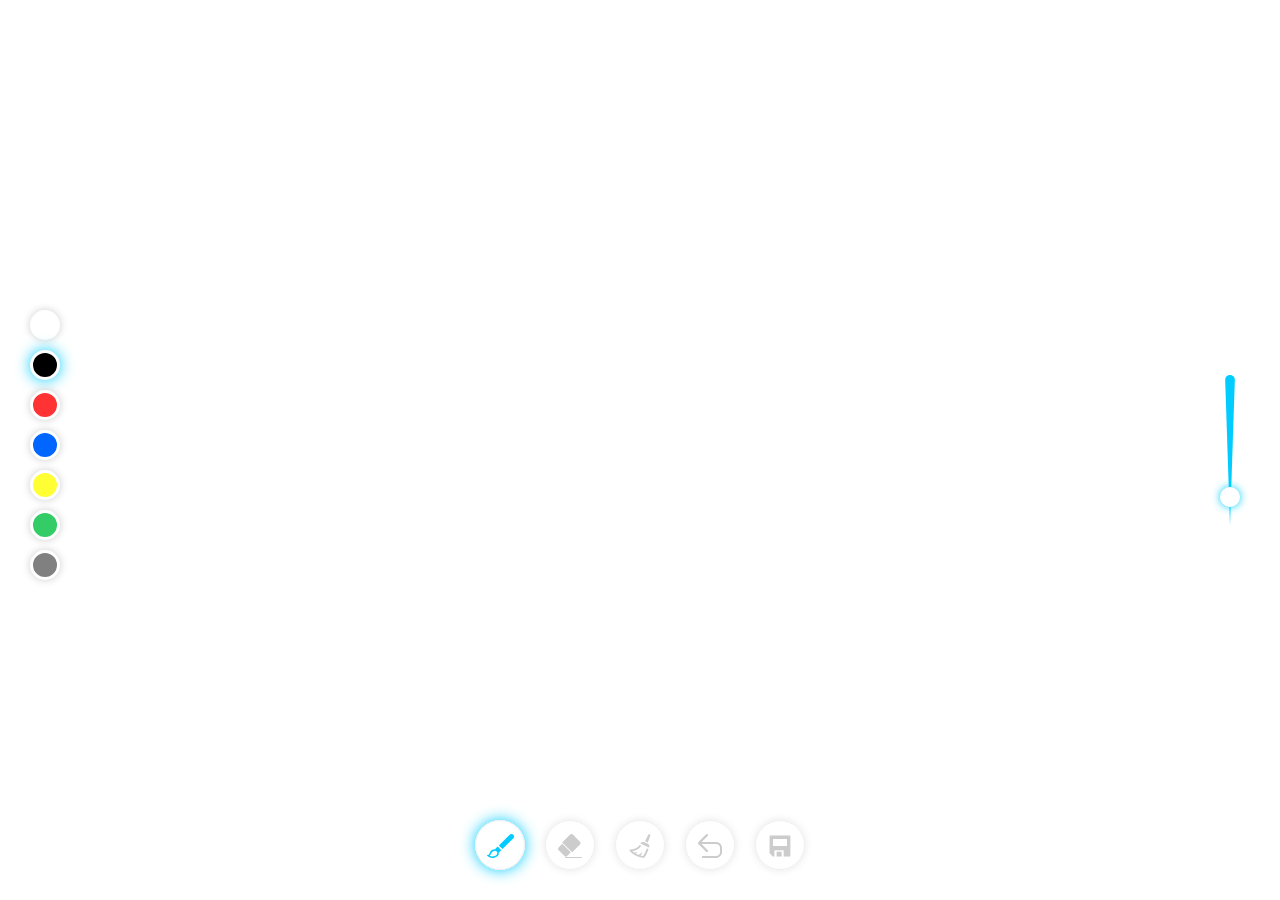
<file: index.html>
<!doctype html>
<html lang="zh-cmn-Hans">

<head>
    <meta charset="UTF-8">
    <meta name="viewport"
          content="width=device-width, user-scalable=no, initial-scale=1.0, maximum-scale=1.0, minimum-scale=1.0">
    <meta http-equiv="X-UA-Compatible"
          content="ie=edge">
    <title>涂鸦板</title>
    <link rel="stylesheet"
          href="css/font/iconfont.css">
    <link rel="stylesheet"
          href="css/style.css">
</head>

<body>
    <canvas id="drawing-board"></canvas>
    <div class="color-group">
        <ul>
            <li id="white"
                class="color-item"
                style="background-color: white;"></li>
            <li id="black"
                class="color-item active"
                style="background-color: black;"></li>
            <li id="red"
                class="color-item"
                style="background-color: #FF3333;"></li>
            <li id="blue"
                class="color-item"
                style="background-color: #0066FF;"></li>
            <li id="yellow"
                class="color-item"
                style="background-color: #FFFF33;"></li>
            <li id="green"
                class="color-item"
                style="background-color: #33CC66;"></li>
            <li id="gray"
                class="color-item"
                style="background-color: gray;"></li>
        </ul>
    </div>
    <div id="range-wrap"><input type="range"
               id="range"
               min="1"
               max="30"
               value="5"
               title="调整笔刷粗细"></div>
    <div class="tools">
        <button id="brush"
                class="active"
                title="画笔"><i class="iconfont icon-huabi"></i></button>
        <button id="eraser"
                title="橡皮擦"><i class="iconfont icon-xiangpi"></i></button>
        <button id="clear"
                title="清空"><i class="iconfont icon-qingkong"></i></button>
        <button id="undo"
                title="撤销"><i class="iconfont icon-chexiao"></i></button>
        <button id="save"
                title="保存"><i class="iconfont icon-baocun"></i></button>
    </div>
</body>
<script src="js/main.js"></script>

</html>
</file>
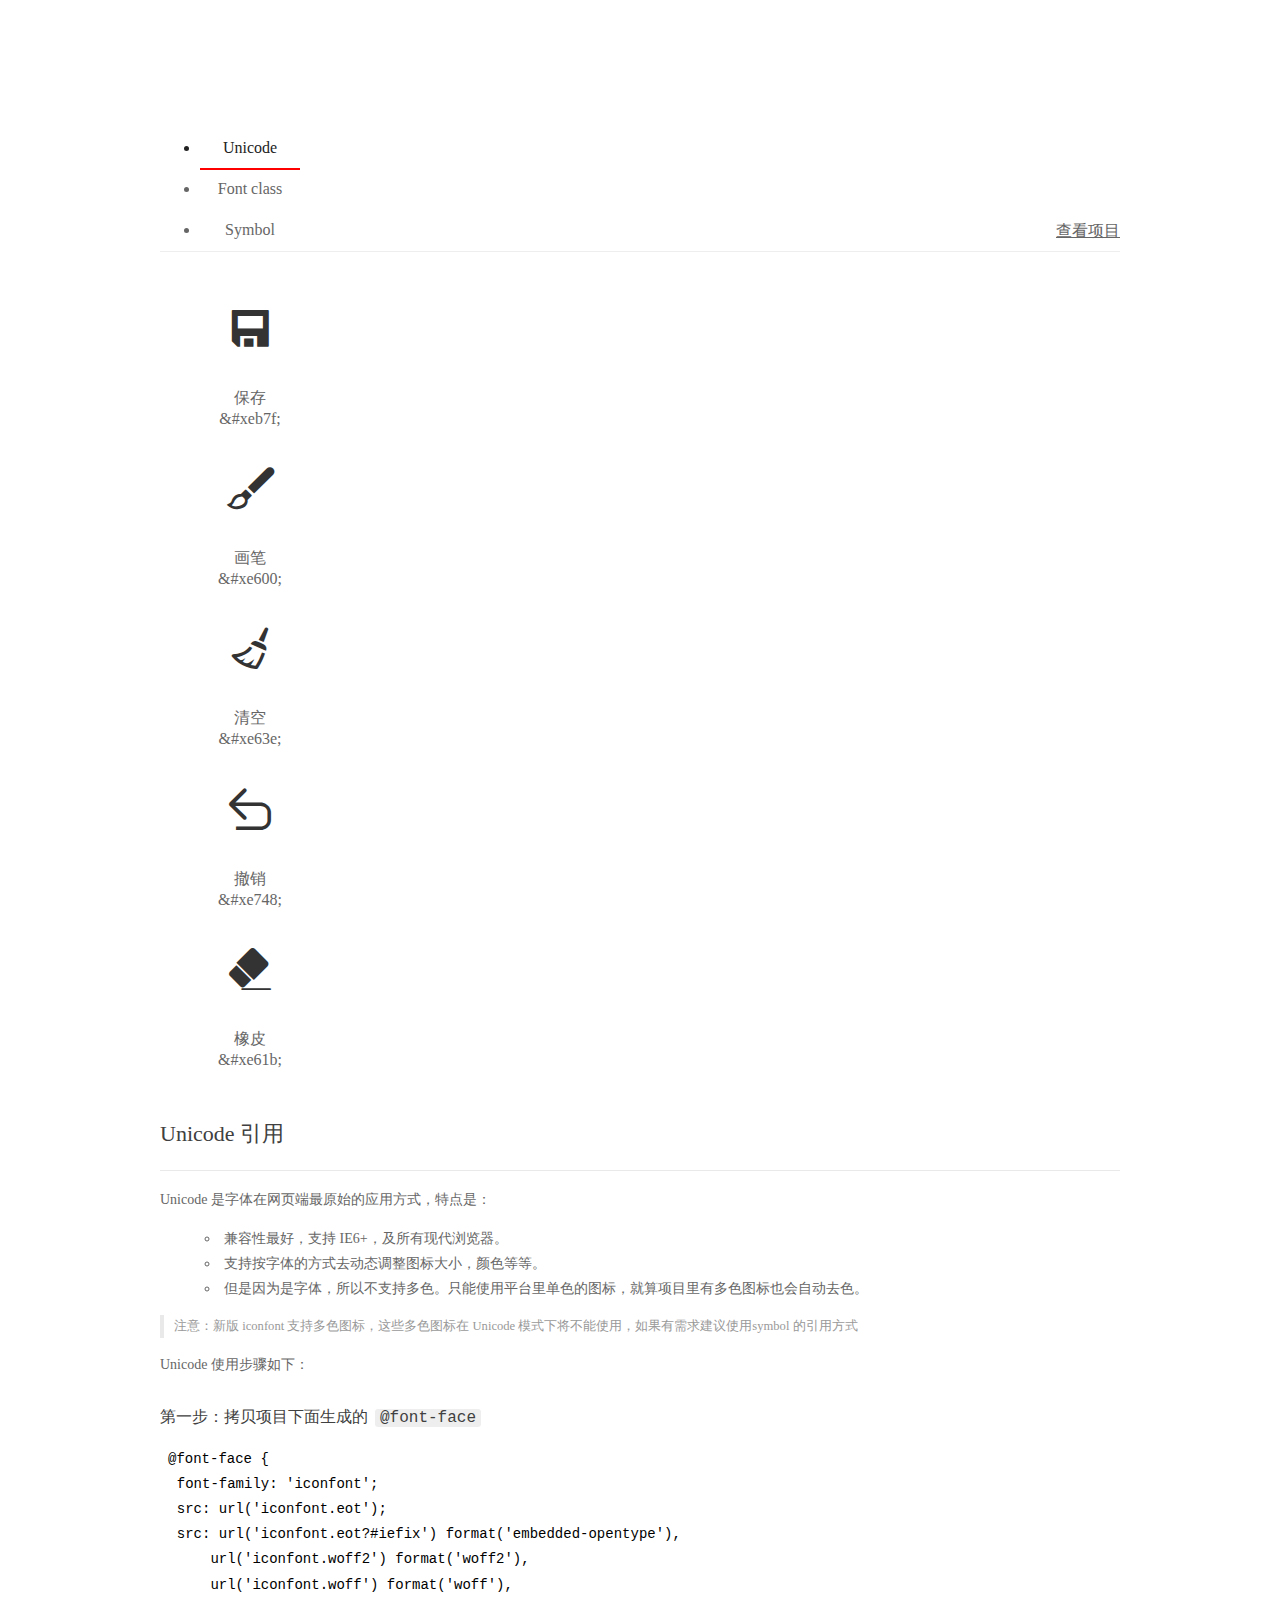
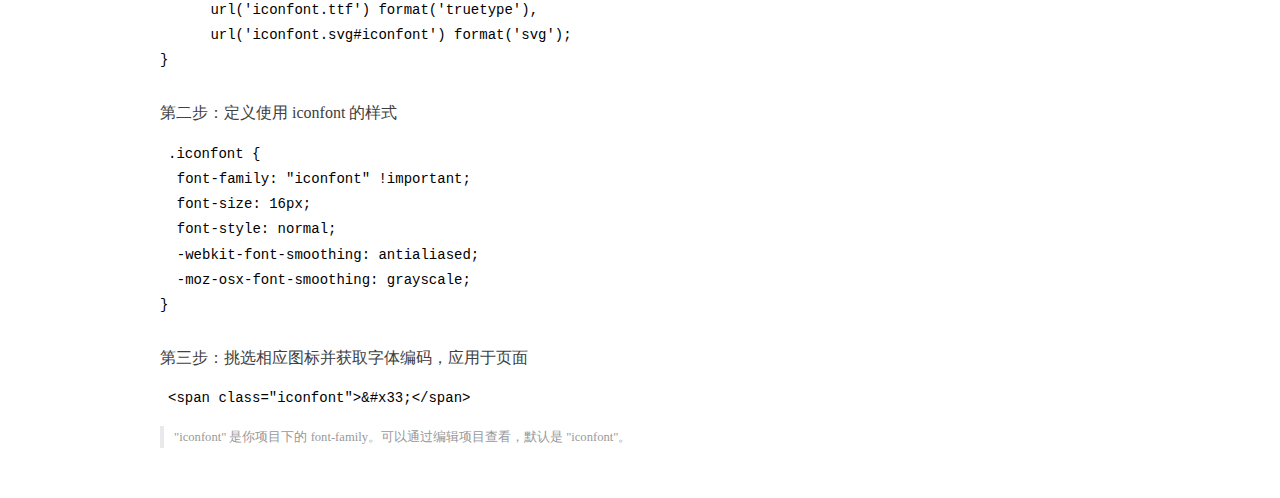
<file: css/font/demo_index.html>
<!DOCTYPE html>
<html>
<head>
  <meta charset="utf-8"/>
  <title>IconFont Demo</title>
  <link rel="shortcut icon" href="https://gtms04.alicdn.com/tps/i4/TB1_oz6GVXXXXaFXpXXJDFnIXXX-64-64.ico" type="image/x-icon"/>
  <link rel="stylesheet" href="https://g.alicdn.com/thx/cube/1.3.2/cube.min.css">
  <link rel="stylesheet" href="demo.css">
  <link rel="stylesheet" href="iconfont.css">
  <script src="iconfont.js"></script>
  <!-- jQuery -->
  <script src="https://a1.alicdn.com/oss/uploads/2018/12/26/7bfddb60-08e8-11e9-9b04-53e73bb6408b.js"></script>
  <!-- 代码高亮 -->
  <script src="https://a1.alicdn.com/oss/uploads/2018/12/26/a3f714d0-08e6-11e9-8a15-ebf944d7534c.js"></script>
</head>
<body>
  <div class="main">
    <h1 class="logo"><a href="https://www.iconfont.cn/" title="iconfont 首页" target="_blank">&#xe86b;</a></h1>
    <div class="nav-tabs">
      <ul id="tabs" class="dib-box">
        <li class="dib active"><span>Unicode</span></li>
        <li class="dib"><span>Font class</span></li>
        <li class="dib"><span>Symbol</span></li>
      </ul>
      
      <a href="https://www.iconfont.cn/manage/index?manage_type=myprojects&projectId=1529497" target="_blank" class="nav-more">查看项目</a>
      
    </div>
    <div class="tab-container">
      <div class="content unicode" style="display: block;">
          <ul class="icon_lists dib-box">
          
            <li class="dib">
              <span class="icon iconfont">&#xeb7f;</span>
                <div class="name">保存</div>
                <div class="code-name">&amp;#xeb7f;</div>
              </li>
          
            <li class="dib">
              <span class="icon iconfont">&#xe600;</span>
                <div class="name">画笔</div>
                <div class="code-name">&amp;#xe600;</div>
              </li>
          
            <li class="dib">
              <span class="icon iconfont">&#xe63e;</span>
                <div class="name">清空</div>
                <div class="code-name">&amp;#xe63e;</div>
              </li>
          
            <li class="dib">
              <span class="icon iconfont">&#xe748;</span>
                <div class="name">撤销</div>
                <div class="code-name">&amp;#xe748;</div>
              </li>
          
            <li class="dib">
              <span class="icon iconfont">&#xe61b;</span>
                <div class="name">橡皮</div>
                <div class="code-name">&amp;#xe61b;</div>
              </li>
          
          </ul>
          <div class="article markdown">
          <h2 id="unicode-">Unicode 引用</h2>
          <hr>

          <p>Unicode 是字体在网页端最原始的应用方式，特点是：</p>
          <ul>
            <li>兼容性最好，支持 IE6+，及所有现代浏览器。</li>
            <li>支持按字体的方式去动态调整图标大小，颜色等等。</li>
            <li>但是因为是字体，所以不支持多色。只能使用平台里单色的图标，就算项目里有多色图标也会自动去色。</li>
          </ul>
          <blockquote>
            <p>注意：新版 iconfont 支持多色图标，这些多色图标在 Unicode 模式下将不能使用，如果有需求建议使用symbol 的引用方式</p>
          </blockquote>
          <p>Unicode 使用步骤如下：</p>
          <h3 id="-font-face">第一步：拷贝项目下面生成的 <code>@font-face</code></h3>
<pre><code class="language-css"
>@font-face {
  font-family: 'iconfont';
  src: url('iconfont.eot');
  src: url('iconfont.eot?#iefix') format('embedded-opentype'),
      url('iconfont.woff2') format('woff2'),
      url('iconfont.woff') format('woff'),
      url('iconfont.ttf') format('truetype'),
      url('iconfont.svg#iconfont') format('svg');
}
</code></pre>
          <h3 id="-iconfont-">第二步：定义使用 iconfont 的样式</h3>
<pre><code class="language-css"
>.iconfont {
  font-family: "iconfont" !important;
  font-size: 16px;
  font-style: normal;
  -webkit-font-smoothing: antialiased;
  -moz-osx-font-smoothing: grayscale;
}
</code></pre>
          <h3 id="-">第三步：挑选相应图标并获取字体编码，应用于页面</h3>
<pre>
<code class="language-html"
>&lt;span class="iconfont"&gt;&amp;#x33;&lt;/span&gt;
</code></pre>
          <blockquote>
            <p>"iconfont" 是你项目下的 font-family。可以通过编辑项目查看，默认是 "iconfont"。</p>
          </blockquote>
          </div>
      </div>
      <div class="content font-class">
        <ul class="icon_lists dib-box">
          
          <li class="dib">
            <span class="icon iconfont icon-baocun"></span>
            <div class="name">
              保存
            </div>
            <div class="code-name">.icon-baocun
            </div>
          </li>
          
          <li class="dib">
            <span class="icon iconfont icon-huabi"></span>
            <div class="name">
              画笔
            </div>
            <div class="code-name">.icon-huabi
            </div>
          </li>
          
          <li class="dib">
            <span class="icon iconfont icon-qingkong"></span>
            <div class="name">
              清空
            </div>
            <div class="code-name">.icon-qingkong
            </div>
          </li>
          
          <li class="dib">
            <span class="icon iconfont icon-chexiao"></span>
            <div class="name">
              撤销
            </div>
            <div class="code-name">.icon-chexiao
            </div>
          </li>
          
          <li class="dib">
            <span class="icon iconfont icon-xiangpi"></span>
            <div class="name">
              橡皮
            </div>
            <div class="code-name">.icon-xiangpi
            </div>
          </li>
          
        </ul>
        <div class="article markdown">
        <h2 id="font-class-">font-class 引用</h2>
        <hr>

        <p>font-class 是 Unicode 使用方式的一种变种，主要是解决 Unicode 书写不直观，语意不明确的问题。</p>
        <p>与 Unicode 使用方式相比，具有如下特点：</p>
        <ul>
          <li>兼容性良好，支持 IE8+，及所有现代浏览器。</li>
          <li>相比于 Unicode 语意明确，书写更直观。可以很容易分辨这个 icon 是什么。</li>
          <li>因为使用 class 来定义图标，所以当要替换图标时，只需要修改 class 里面的 Unicode 引用。</li>
          <li>不过因为本质上还是使用的字体，所以多色图标还是不支持的。</li>
        </ul>
        <p>使用步骤如下：</p>
        <h3 id="-fontclass-">第一步：引入项目下面生成的 fontclass 代码：</h3>
<pre><code class="language-html">&lt;link rel="stylesheet" href="./iconfont.css"&gt;
</code></pre>
        <h3 id="-">第二步：挑选相应图标并获取类名，应用于页面：</h3>
<pre><code class="language-html">&lt;span class="iconfont icon-xxx"&gt;&lt;/span&gt;
</code></pre>
        <blockquote>
          <p>"
            iconfont" 是你项目下的 font-family。可以通过编辑项目查看，默认是 "iconfont"。</p>
        </blockquote>
      </div>
      </div>
      <div class="content symbol">
          <ul class="icon_lists dib-box">
          
            <li class="dib">
                <svg class="icon svg-icon" aria-hidden="true">
                  <use xlink:href="#icon-baocun"></use>
                </svg>
                <div class="name">保存</div>
                <div class="code-name">#icon-baocun</div>
            </li>
          
            <li class="dib">
                <svg class="icon svg-icon" aria-hidden="true">
                  <use xlink:href="#icon-huabi"></use>
                </svg>
                <div class="name">画笔</div>
                <div class="code-name">#icon-huabi</div>
            </li>
          
            <li class="dib">
                <svg class="icon svg-icon" aria-hidden="true">
                  <use xlink:href="#icon-qingkong"></use>
                </svg>
                <div class="name">清空</div>
                <div class="code-name">#icon-qingkong</div>
            </li>
          
            <li class="dib">
                <svg class="icon svg-icon" aria-hidden="true">
                  <use xlink:href="#icon-chexiao"></use>
                </svg>
                <div class="name">撤销</div>
                <div class="code-name">#icon-chexiao</div>
            </li>
          
            <li class="dib">
                <svg class="icon svg-icon" aria-hidden="true">
                  <use xlink:href="#icon-xiangpi"></use>
                </svg>
                <div class="name">橡皮</div>
                <div class="code-name">#icon-xiangpi</div>
            </li>
          
          </ul>
          <div class="article markdown">
          <h2 id="symbol-">Symbol 引用</h2>
          <hr>

          <p>这是一种全新的使用方式，应该说这才是未来的主流，也是平台目前推荐的用法。相关介绍可以参考这篇<a href="">文章</a>
            这种用法其实是做了一个 SVG 的集合，与另外两种相比具有如下特点：</p>
          <ul>
            <li>支持多色图标了，不再受单色限制。</li>
            <li>通过一些技巧，支持像字体那样，通过 <code>font-size</code>, <code>color</code> 来调整样式。</li>
            <li>兼容性较差，支持 IE9+，及现代浏览器。</li>
            <li>浏览器渲染 SVG 的性能一般，还不如 png。</li>
          </ul>
          <p>使用步骤如下：</p>
          <h3 id="-symbol-">第一步：引入项目下面生成的 symbol 代码：</h3>
<pre><code class="language-html">&lt;script src="./iconfont.js"&gt;&lt;/script&gt;
</code></pre>
          <h3 id="-css-">第二步：加入通用 CSS 代码（引入一次就行）：</h3>
<pre><code class="language-html">&lt;style&gt;
.icon {
  width: 1em;
  height: 1em;
  vertical-align: -0.15em;
  fill: currentColor;
  overflow: hidden;
}
&lt;/style&gt;
</code></pre>
          <h3 id="-">第三步：挑选相应图标并获取类名，应用于页面：</h3>
<pre><code class="language-html">&lt;svg class="icon" aria-hidden="true"&gt;
  &lt;use xlink:href="#icon-xxx"&gt;&lt;/use&gt;
&lt;/svg&gt;
</code></pre>
          </div>
      </div>

    </div>
  </div>
  <script>
  $(document).ready(function () {
      $('.tab-container .content:first').show()

      $('#tabs li').click(function (e) {
        var tabContent = $('.tab-container .content')
        var index = $(this).index()

        if ($(this).hasClass('active')) {
          return
        } else {
          $('#tabs li').removeClass('active')
          $(this).addClass('active')

          tabContent.hide().eq(index).fadeIn()
        }
      })
    })
  </script>
</body>
</html>
</file>
<file: css/font/iconfont.css>
@font-face {font-family: "iconfont";
  src: url('iconfont.eot?t=1574732283562'); /* IE9 */
  src: url('iconfont.eot?t=1574732283562#iefix') format('embedded-opentype'), /* IE6-IE8 */
  url('[data-uri]') format('woff2'),
  url('iconfont.woff?t=1574732283562') format('woff'),
  url('iconfont.ttf?t=1574732283562') format('truetype'), /* chrome, firefox, opera, Safari, Android, iOS 4.2+ */
  url('iconfont.svg?t=1574732283562#iconfont') format('svg'); /* iOS 4.1- */
}

.iconfont {
  font-family: "iconfont" !important;
  font-size: 16px;
  font-style: normal;
  -webkit-font-smoothing: antialiased;
  -moz-osx-font-smoothing: grayscale;
}

.icon-baocun:before {
  content: "\eb7f";
}

.icon-huabi:before {
  content: "\e600";
}

.icon-qingkong:before {
  content: "\e63e";
}

.icon-chexiao:before {
  content: "\e748";
}

.icon-xiangpi:before {
  content: "\e61b";
}
</file>
<file: css/style.css>
*{margin:0; padding: 0;user-select: none;}
body{overflow:hidden}
#drawing-board{background: white;position:fixed; display: block;cursor: crosshair;}
.tools{position: fixed;left:0;bottom: 30px; width:100%;display: flex;justify-content: center;text-align: center}
.tools button{border-radius: 50%;width: 50px;height: 50px; background-color: rgba(255,255,255,0.7);border: 1px solid #eee;outline: none;cursor: pointer;box-sizing: border-box;margin: 0 10px;text-align: center;color:#ccc;line-height: 50px;box-shadow:0 0 8px rgba(0,0,0,0.1); transition: 0.3s;}
.tools button.active,.tools button:active{box-shadow: 0 0 15px #00CCFF; color:#00CCFF;}
.tools button i{font-size: 24px;}
.color-group{position:fixed;width: 30px;left: 30px;top:50%;transform: translate(0,-150px)}
.color-group ul{list-style: none;}
.color-group ul li{width: 30px;height: 30px;margin: 10px 0;border-radius: 50%;box-sizing: border-box;border:3px solid white;box-shadow: 0 0 8px rgba(0,0,0,0.2);cursor: pointer;transition: 0.3s;}
.color-group ul li.active{box-shadow:0 0 15px #00CCFF;}
#range-wrap{position: fixed;top: 50%;right:30px;width: 30px;height: 150px;margin-top: -75px;}
#range-wrap input{transform: rotate(-90deg);width: 150px;height: 20px;margin: 0;transform-origin: 75px 75px;    border-radius: 15px;-webkit-appearance: none;outline: none;position: relative;}
#range-wrap input::after{display: block;content:"";width:0;height: 0;border:5px solid transparent;
    border-right:150px solid #00CCFF;border-left-width:0;position: absolute;left: 0;top: 5px;border-radius:15px; z-index: 0; }
#range-wrap input[type=range]::-webkit-slider-thumb,#range-wrap input[type=range]::-moz-range-thumb{-webkit-appearance: none;}
#range-wrap input[type=range]::-webkit-slider-runnable-track,#range-wrap input[type=range]::-moz-range-track {height: 10px;border-radius: 10px;box-shadow: none;}
#range-wrap input[type=range]::-webkit-slider-thumb{-webkit-appearance: none;height: 20px;width: 20px;margin-top: -1px;background: #ffffff;border-radius: 50%;box-shadow: 0 0 8px #00CCFF;position: relative;z-index: 999;}

@media screen and (max-width: 768px) {
    .tools{bottom:auto;top:20px;}
    .tools button{width: 35px;height: 35px;line-height: 35px;margin-bottom: 15px;box-shadow:0 0 5px rgba(0,0,0,0.1);}
    .tools button.active,.tools button:active{box-shadow: 0 0 5px #00CCFF;}
    .tools button i{font-size: 18px;}
    .tools #swatches{display: none}
    .color-group{left: 0;top:auto;bottom: 20px;display: flex;width:100%;justify-content: center;text-align: center;transform: translate(0,0)}
    .color-group ul li{display: inline-block;margin:0 5px;}
    .color-group ul li.active{box-shadow:0 0 10px #00CCFF;}
    #range-wrap{right:auto;left: 20px;}
}
</file>
<file: css/font/demo.css>
/* Logo 字体 */
@font-face {
  font-family: "iconfont logo";
  src: url('https://at.alicdn.com/t/font_985780_km7mi63cihi.eot?t=1545807318834');
  src: url('https://at.alicdn.com/t/font_985780_km7mi63cihi.eot?t=1545807318834#iefix') format('embedded-opentype'),
    url('https://at.alicdn.com/t/font_985780_km7mi63cihi.woff?t=1545807318834') format('woff'),
    url('https://at.alicdn.com/t/font_985780_km7mi63cihi.ttf?t=1545807318834') format('truetype'),
    url('https://at.alicdn.com/t/font_985780_km7mi63cihi.svg?t=1545807318834#iconfont') format('svg');
}

.logo {
  font-family: "iconfont logo";
  font-size: 160px;
  font-style: normal;
  -webkit-font-smoothing: antialiased;
  -moz-osx-font-smoothing: grayscale;
}

/* tabs */
.nav-tabs {
  position: relative;
}

.nav-tabs .nav-more {
  position: absolute;
  right: 0;
  bottom: 0;
  height: 42px;
  line-height: 42px;
  color: #666;
}

#tabs {
  border-bottom: 1px solid #eee;
}

#tabs li {
  cursor: pointer;
  width: 100px;
  height: 40px;
  line-height: 40px;
  text-align: center;
  font-size: 16px;
  border-bottom: 2px solid transparent;
  position: relative;
  z-index: 1;
  margin-bottom: -1px;
  color: #666;
}


#tabs .active {
  border-bottom-color: #f00;
  color: #222;
}

.tab-container .content {
  display: none;
}

/* 页面布局 */
.main {
  padding: 30px 100px;
  width: 960px;
  margin: 0 auto;
}

.main .logo {
  color: #333;
  text-align: left;
  margin-bottom: 30px;
  line-height: 1;
  height: 110px;
  margin-top: -50px;
  overflow: hidden;
  *zoom: 1;
}

.main .logo a {
  font-size: 160px;
  color: #333;
}

.helps {
  margin-top: 40px;
}

.helps pre {
  padding: 20px;
  margin: 10px 0;
  border: solid 1px #e7e1cd;
  background-color: #fffdef;
  overflow: auto;
}

.icon_lists {
  width: 100% !important;
  overflow: hidden;
  *zoom: 1;
}

.icon_lists li {
  width: 100px;
  margin-bottom: 10px;
  margin-right: 20px;
  text-align: center;
  list-style: none !important;
  cursor: default;
}

.icon_lists li .code-name {
  line-height: 1.2;
}

.icon_lists .icon {
  display: block;
  height: 100px;
  line-height: 100px;
  font-size: 42px;
  margin: 10px auto;
  color: #333;
  -webkit-transition: font-size 0.25s linear, width 0.25s linear;
  -moz-transition: font-size 0.25s linear, width 0.25s linear;
  transition: font-size 0.25s linear, width 0.25s linear;
}

.icon_lists .icon:hover {
  font-size: 100px;
}

.icon_lists .svg-icon {
  /* 通过设置 font-size 来改变图标大小 */
  width: 1em;
  /* 图标和文字相邻时，垂直对齐 */
  vertical-align: -0.15em;
  /* 通过设置 color 来改变 SVG 的颜色/fill */
  fill: currentColor;
  /* path 和 stroke 溢出 viewBox 部分在 IE 下会显示
      normalize.css 中也包含这行 */
  overflow: hidden;
}

.icon_lists li .name,
.icon_lists li .code-name {
  color: #666;
}

/* markdown 样式 */
.markdown {
  color: #666;
  font-size: 14px;
  line-height: 1.8;
}

.highlight {
  line-height: 1.5;
}

.markdown img {
  vertical-align: middle;
  max-width: 100%;
}

.markdown h1 {
  color: #404040;
  font-weight: 500;
  line-height: 40px;
  margin-bottom: 24px;
}

.markdown h2,
.markdown h3,
.markdown h4,
.markdown h5,
.markdown h6 {
  color: #404040;
  margin: 1.6em 0 0.6em 0;
  font-weight: 500;
  clear: both;
}

.markdown h1 {
  font-size: 28px;
}

.markdown h2 {
  font-size: 22px;
}

.markdown h3 {
  font-size: 16px;
}

.markdown h4 {
  font-size: 14px;
}

.markdown h5 {
  font-size: 12px;
}

.markdown h6 {
  font-size: 12px;
}

.markdown hr {
  height: 1px;
  border: 0;
  background: #e9e9e9;
  margin: 16px 0;
  clear: both;
}

.markdown p {
  margin: 1em 0;
}

.markdown>p,
.markdown>blockquote,
.markdown>.highlight,
.markdown>ol,
.markdown>ul {
  width: 80%;
}

.markdown ul>li {
  list-style: circle;
}

.markdown>ul li,
.markdown blockquote ul>li {
  margin-left: 20px;
  padding-left: 4px;
}

.markdown>ul li p,
.markdown>ol li p {
  margin: 0.6em 0;
}

.markdown ol>li {
  list-style: decimal;
}

.markdown>ol li,
.markdown blockquote ol>li {
  margin-left: 20px;
  padding-left: 4px;
}

.markdown code {
  margin: 0 3px;
  padding: 0 5px;
  background: #eee;
  border-radius: 3px;
}

.markdown strong,
.markdown b {
  font-weight: 600;
}

.markdown>table {
  border-collapse: collapse;
  border-spacing: 0px;
  empty-cells: show;
  border: 1px solid #e9e9e9;
  width: 95%;
  margin-bottom: 24px;
}

.markdown>table th {
  white-space: nowrap;
  color: #333;
  font-weight: 600;
}

.markdown>table th,
.markdown>table td {
  border: 1px solid #e9e9e9;
  padding: 8px 16px;
  text-align: left;
}

.markdown>table th {
  background: #F7F7F7;
}

.markdown blockquote {
  font-size: 90%;
  color: #999;
  border-left: 4px solid #e9e9e9;
  padding-left: 0.8em;
  margin: 1em 0;
}

.markdown blockquote p {
  margin: 0;
}

.markdown .anchor {
  opacity: 0;
  transition: opacity 0.3s ease;
  margin-left: 8px;
}

.markdown .waiting {
  color: #ccc;
}

.markdown h1:hover .anchor,
.markdown h2:hover .anchor,
.markdown h3:hover .anchor,
.markdown h4:hover .anchor,
.markdown h5:hover .anchor,
.markdown h6:hover .anchor {
  opacity: 1;
  display: inline-block;
}

.markdown>br,
.markdown>p>br {
  clear: both;
}


.hljs {
  display: block;
  background: white;
  padding: 0.5em;
  color: #333333;
  overflow-x: auto;
}

.hljs-comment,
.hljs-meta {
  color: #969896;
}

.hljs-string,
.hljs-variable,
.hljs-template-variable,
.hljs-strong,
.hljs-emphasis,
.hljs-quote {
  color: #df5000;
}

.hljs-keyword,
.hljs-selector-tag,
.hljs-type {
  color: #a71d5d;
}

.hljs-literal,
.hljs-symbol,
.hljs-bullet,
.hljs-attribute {
  color: #0086b3;
}

.hljs-section,
.hljs-name {
  color: #63a35c;
}

.hljs-tag {
  color: #333333;
}

.hljs-title,
.hljs-attr,
.hljs-selector-id,
.hljs-selector-class,
.hljs-selector-attr,
.hljs-selector-pseudo {
  color: #795da3;
}

.hljs-addition {
  color: #55a532;
  background-color: #eaffea;
}

.hljs-deletion {
  color: #bd2c00;
  background-color: #ffecec;
}

.hljs-link {
  text-decoration: underline;
}

/* 代码高亮 */
/* PrismJS 1.15.0
https://prismjs.com/download.html#themes=prism&languages=markup+css+clike+javascript */
/**
 * prism.js default theme for JavaScript, CSS and HTML
 * Based on dabblet (http://dabblet.com)
 * @author Lea Verou
 */
code[class*="language-"],
pre[class*="language-"] {
  color: black;
  background: none;
  text-shadow: 0 1px white;
  font-family: Consolas, Monaco, 'Andale Mono', 'Ubuntu Mono', monospace;
  text-align: left;
  white-space: pre;
  word-spacing: normal;
  word-break: normal;
  word-wrap: normal;
  line-height: 1.5;

  -moz-tab-size: 4;
  -o-tab-size: 4;
  tab-size: 4;

  -webkit-hyphens: none;
  -moz-hyphens: none;
  -ms-hyphens: none;
  hyphens: none;
}

pre[class*="language-"]::-moz-selection,
pre[class*="language-"] ::-moz-selection,
code[class*="language-"]::-moz-selection,
code[class*="language-"] ::-moz-selection {
  text-shadow: none;
  background: #b3d4fc;
}

pre[class*="language-"]::selection,
pre[class*="language-"] ::selection,
code[class*="language-"]::selection,
code[class*="language-"] ::selection {
  text-shadow: none;
  background: #b3d4fc;
}

@media print {

  code[class*="language-"],
  pre[class*="language-"] {
    text-shadow: none;
  }
}

/* Code blocks */
pre[class*="language-"] {
  padding: 1em;
  margin: .5em 0;
  overflow: auto;
}

:not(pre)>code[class*="language-"],
pre[class*="language-"] {
  background: #f5f2f0;
}

/* Inline code */
:not(pre)>code[class*="language-"] {
  padding: .1em;
  border-radius: .3em;
  white-space: normal;
}

.token.comment,
.token.prolog,
.token.doctype,
.token.cdata {
  color: slategray;
}

.token.punctuation {
  color: #999;
}

.namespace {
  opacity: .7;
}

.token.property,
.token.tag,
.token.boolean,
.token.number,
.token.constant,
.token.symbol,
.token.deleted {
  color: #905;
}

.token.selector,
.token.attr-name,
.token.string,
.token.char,
.token.builtin,
.token.inserted {
  color: #690;
}

.token.operator,
.token.entity,
.token.url,
.language-css .token.string,
.style .token.string {
  color: #9a6e3a;
  background: hsla(0, 0%, 100%, .5);
}

.token.atrule,
.token.attr-value,
.token.keyword {
  color: #07a;
}

.token.function,
.token.class-name {
  color: #DD4A68;
}

.token.regex,
.token.important,
.token.variable {
  color: #e90;
}

.token.important,
.token.bold {
  font-weight: bold;
}

.token.italic {
  font-style: italic;
}

.token.entity {
  cursor: help;
}
</file>
